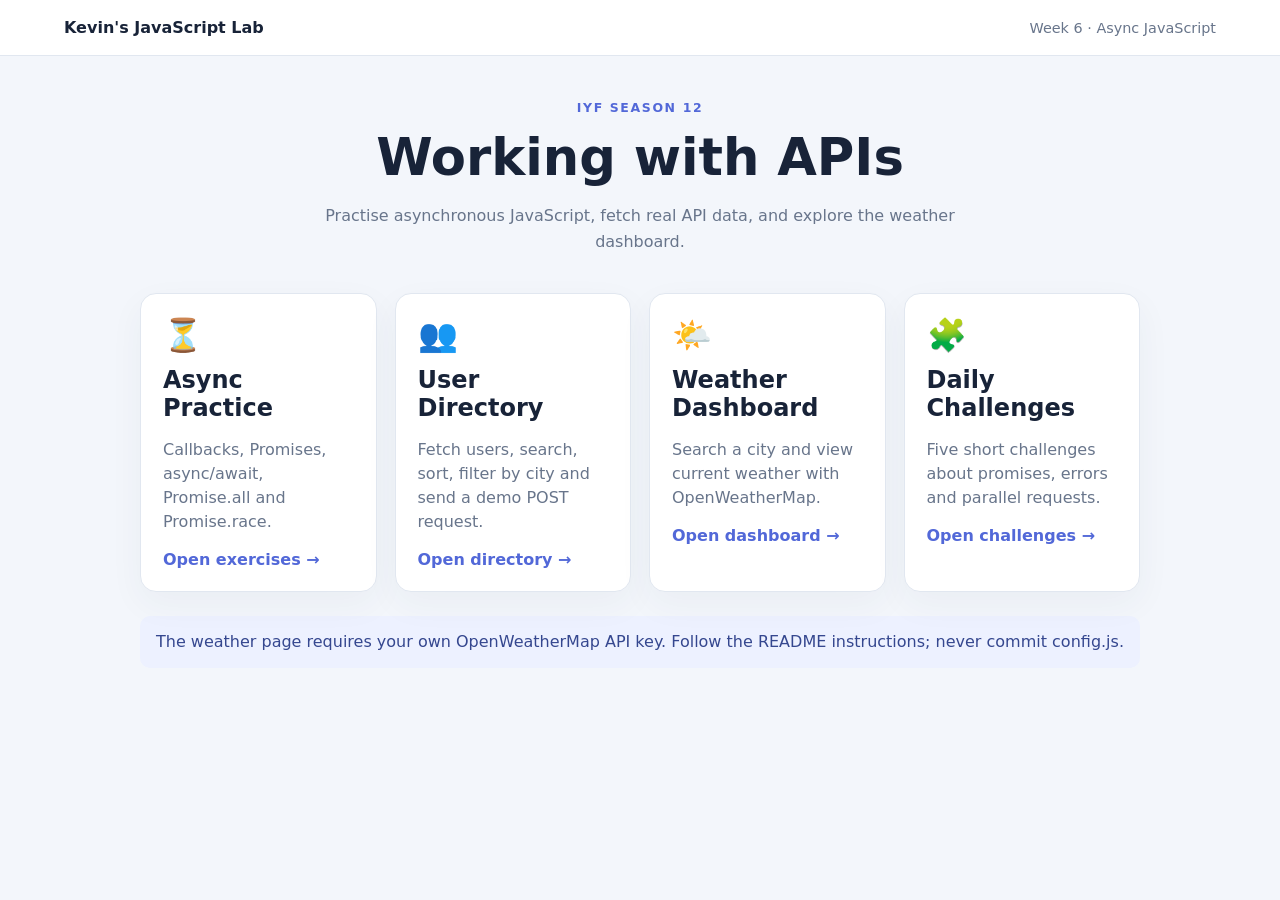
<file: index.html>
<!DOCTYPE html>
<html lang="en"><head><meta charset="UTF-8"><meta name="viewport" content="width=device-width,initial-scale=1"><title>Week 6 - Async JavaScript</title><link rel="stylesheet" href="styles.css"></head>
<body><header class="topbar"><a class="brand" href="index.html">Kevin's JavaScript Lab</a><span>Week 6 · Async JavaScript</span></header>
<main class="container"><section class="hero"><p class="eyebrow">IYF Season 12</p><h1>Working with APIs</h1><p>Practise asynchronous JavaScript, fetch real API data, and explore the weather dashboard.</p></section>
<section class="link-grid">
<a class="feature-card" href="async-practice.html"><span class="card-icon">⏳</span><h2>Async Practice</h2><p>Callbacks, Promises, async/await, Promise.all and Promise.race.</p><span>Open exercises →</span></a>
<a class="feature-card" href="user-directory.html"><span class="card-icon">👥</span><h2>User Directory</h2><p>Fetch users, search, sort, filter by city and send a demo POST request.</p><span>Open directory →</span></a>
<a class="feature-card" href="weather.html"><span class="card-icon">🌤️</span><h2>Weather Dashboard</h2><p>Search a city and view current weather with OpenWeatherMap.</p><span>Open dashboard →</span></a>
<a class="feature-card" href="daily-challenges.html"><span class="card-icon">🧩</span><h2>Daily Challenges</h2><p>Five short challenges about promises, errors and parallel requests.</p><span>Open challenges →</span></a>
</section><p class="notice">The weather page requires your own OpenWeatherMap API key. Follow the README instructions; never commit config.js.</p></main>
</body></html>
</file>
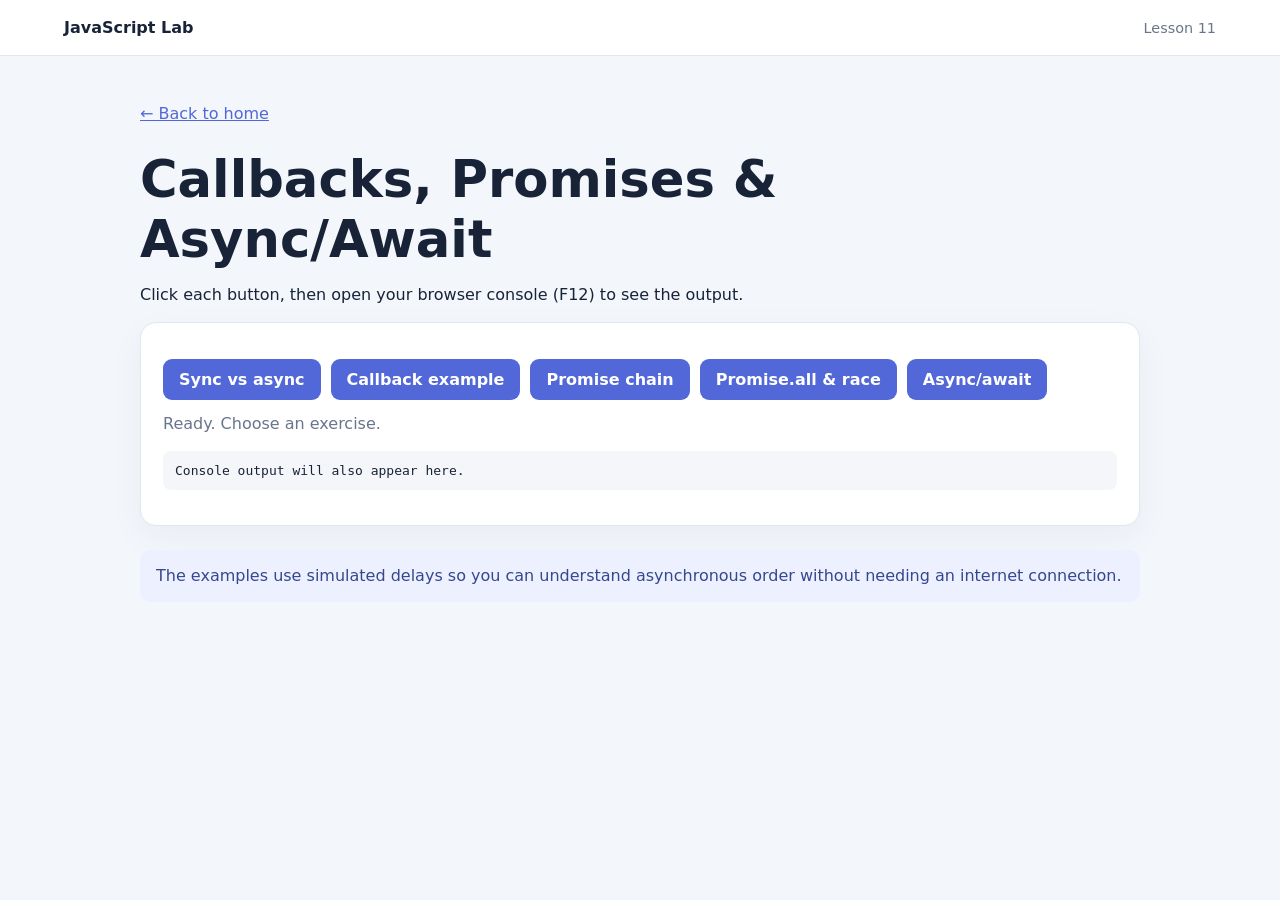
<file: async-practice.html>
<!DOCTYPE html><html lang="en"><head><meta charset="UTF-8"><meta name="viewport" content="width=device-width,initial-scale=1"><title>Async Practice | Week 6</title><link rel="stylesheet" href="styles.css"></head><body><header class="topbar"><a class="brand" href="index.html">JavaScript Lab</a><span>Lesson 11</span></header><main class="container"><a class="back" href="index.html">← Back to home</a><h1>Callbacks, Promises & Async/Await</h1><p>Click each button, then open your browser console (F12) to see the output.</p><section class="panel"><div class="toolbar"><button id="run-order">Sync vs async</button><button id="run-callback">Callback example</button><button id="run-chain">Promise chain</button><button id="run-parallel">Promise.all & race</button><button id="run-async">Async/await</button></div><p id="practice-status" class="status" role="status">Ready. Choose an exercise.</p><pre id="practice-output">Console output will also appear here.</pre></section><p class="info">The examples use simulated delays so you can understand asynchronous order without needing an internet connection.</p></main><script src="async-practice.js" defer></script></body></html>
</file>
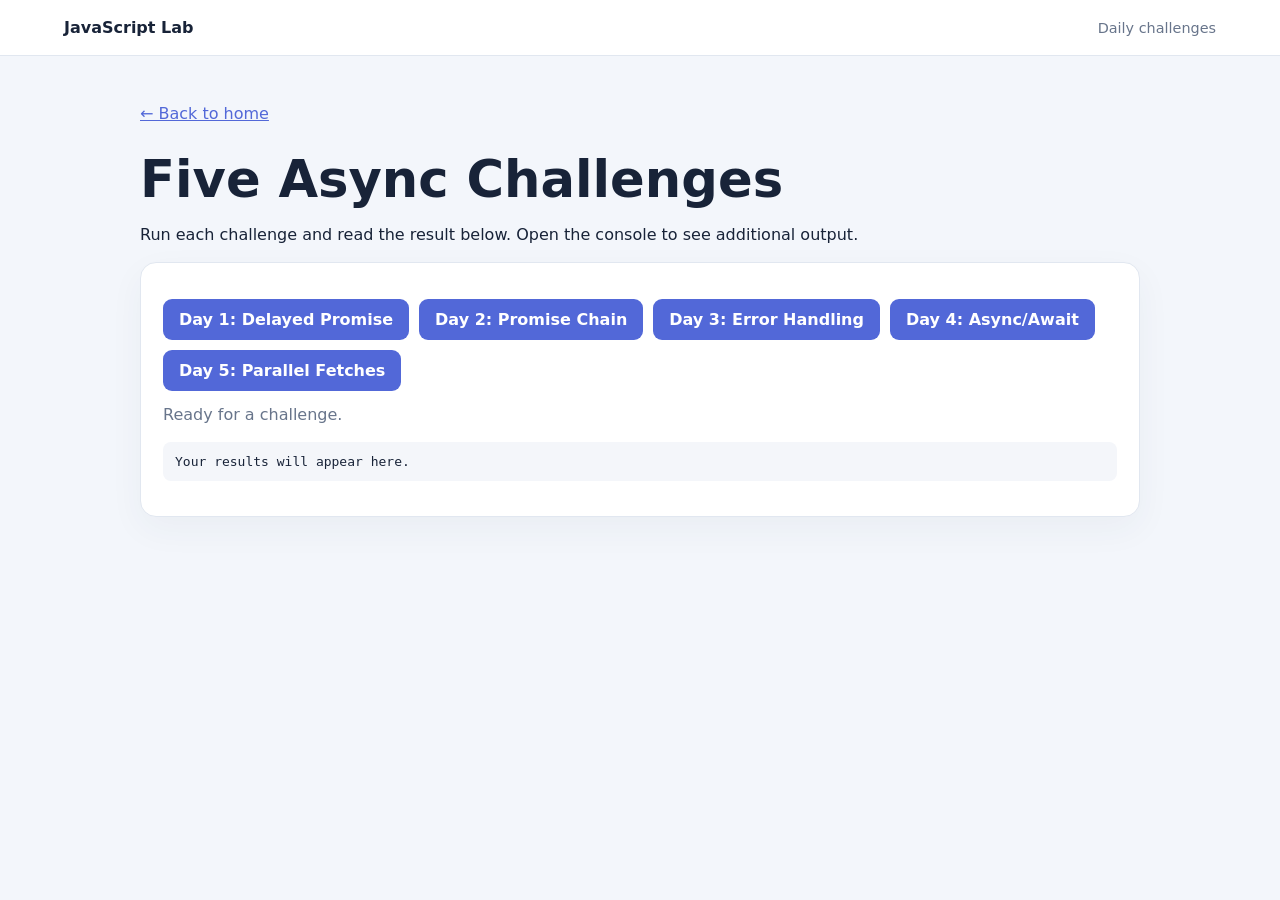
<file: daily-challenges.html>
<!DOCTYPE html><html lang="en"><head><meta charset="UTF-8"><meta name="viewport" content="width=device-width,initial-scale=1"><title>Daily Challenges | Week 6</title><link rel="stylesheet" href="styles.css"></head><body><header class="topbar"><a class="brand" href="index.html">JavaScript Lab</a><span>Daily challenges</span></header><main class="container"><a class="back" href="index.html">← Back to home</a><h1>Five Async Challenges</h1><p>Run each challenge and read the result below. Open the console to see additional output.</p><section class="panel"><div class="toolbar"><button data-run="delay">Day 1: Delayed Promise</button><button data-run="chain">Day 2: Promise Chain</button><button data-run="fallback">Day 3: Error Handling</button><button data-run="rewrite">Day 4: Async/Await</button><button data-run="parallel">Day 5: Parallel Fetches</button></div><p id="challenge-status" class="status" role="status">Ready for a challenge.</p><pre id="challenge-output">Your results will appear here.</pre></section></main><script src="daily-challenges.js" defer></script></body></html>
</file>
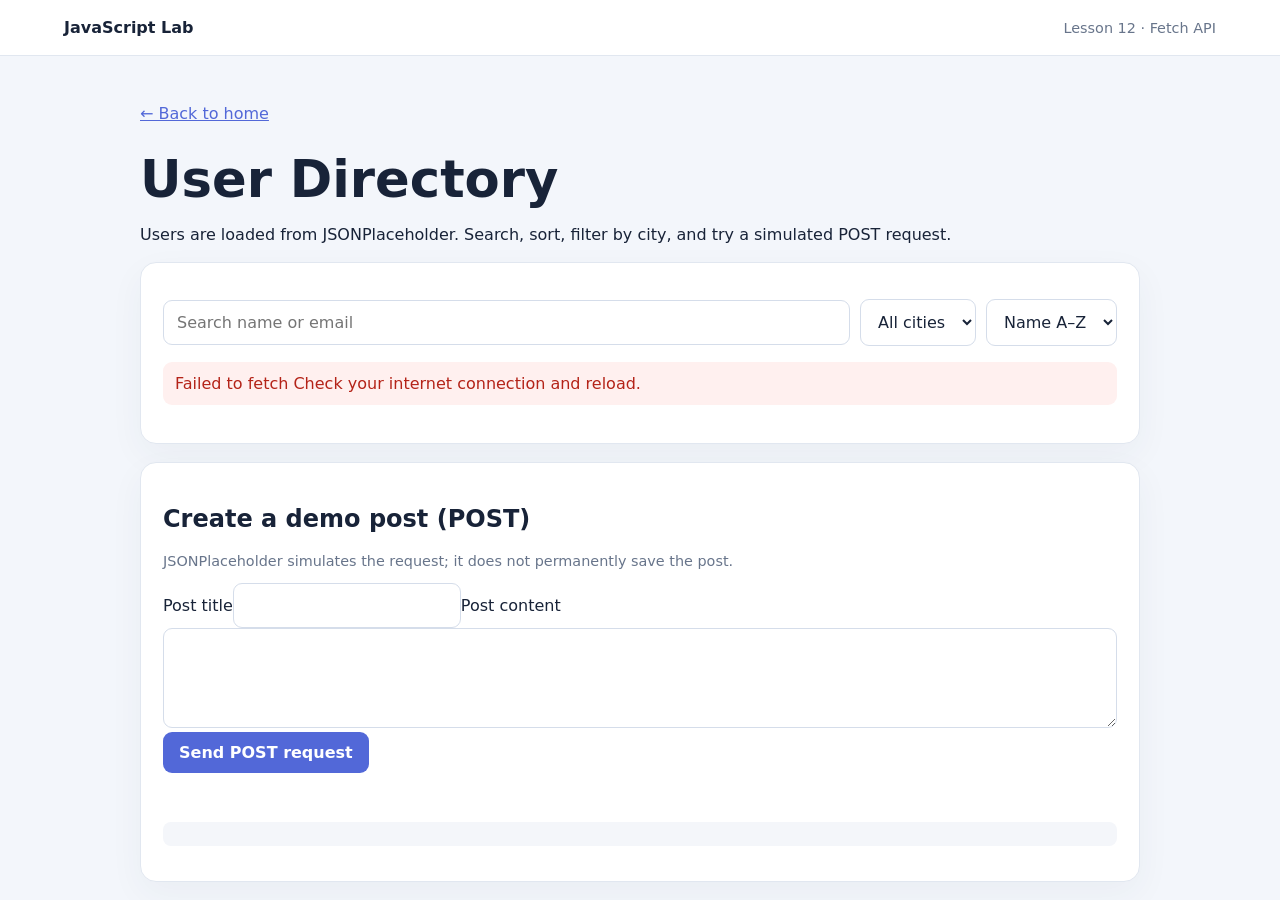
<file: user-directory.html>
<!DOCTYPE html><html lang="en"><head><meta charset="UTF-8"><meta name="viewport" content="width=device-width,initial-scale=1"><title>User Directory | Week 6</title><link rel="stylesheet" href="styles.css"></head><body><header class="topbar"><a class="brand" href="index.html">JavaScript Lab</a><span>Lesson 12 · Fetch API</span></header><main class="container"><a class="back" href="index.html">← Back to home</a><h1>User Directory</h1><p>Users are loaded from JSONPlaceholder. Search, sort, filter by city, and try a simulated POST request.</p>
<section class="panel"><div class="toolbar"><input id="search" type="text" placeholder="Search name or email"><select id="city-filter" aria-label="Filter by city"><option value="">All cities</option></select><select id="sort-order" aria-label="Sort by name"><option value="az">Name A–Z</option><option value="za">Name Z–A</option></select></div><p id="loading" class="status">Loading users…</p><p id="error" class="error hidden" role="alert"></p><div id="users-container" class="user-grid"></div></section>
<section class="panel"><h2>Create a demo post (POST)</h2><p class="muted">JSONPlaceholder simulates the request; it does not permanently save the post.</p><form id="post-form"><label for="post-title">Post title</label><input id="post-title" type="text" maxlength="100" required><label for="post-body">Post content</label><textarea id="post-body" required></textarea><button type="submit">Send POST request</button></form><p id="post-status" class="status" aria-live="polite"></p><pre id="post-result"></pre></section></main><script src="user-directory.js" defer></script></body></html>
</file>
<file: styles.css>
:root{font-family:Inter,system-ui,-apple-system,"Segoe UI",sans-serif;color:#182338;background:#f3f6fb;font-synthesis:none}*{box-sizing:border-box}body{margin:0;min-height:100vh;background:#f3f6fb;color:#182338}.topbar{display:flex;justify-content:space-between;align-items:center;padding:18px max(5vw,20px);background:white;border-bottom:1px solid #e1e7f0}.brand{font-weight:800;color:#182338;text-decoration:none}.topbar span,.muted{color:#68758b;font-size:.9rem}.container{width:min(1000px,92%);margin:44px auto}.hero{text-align:center;margin:30px auto 38px;max-width:680px}.eyebrow{color:#5268d8;text-transform:uppercase;letter-spacing:.13em;font-size:.78rem;font-weight:800}h1{font-size:clamp(2rem,6vw,3.2rem);margin:8px 0}.hero p:last-child{color:#68758b;line-height:1.6}.link-grid{display:grid;grid-template-columns:repeat(auto-fit,minmax(220px,1fr));gap:18px}.feature-card,.panel{background:white;border:1px solid #e1e7f0;border-radius:16px;padding:22px;box-shadow:0 12px 35px #26385b0c}.feature-card{display:block;color:inherit;text-decoration:none;transition:transform .15s,box-shadow .15s}.feature-card:hover{transform:translateY(-3px);box-shadow:0 16px 35px #26385b18}.feature-card h2{margin:12px 0 6px}.feature-card p{color:#68758b;line-height:1.5;min-height:68px}.feature-card span:last-child{color:#5268d8;font-weight:700}.card-icon{font-size:2rem}.notice,.info{padding:14px 16px;border-radius:10px;background:#edf1ff;color:#35478f;line-height:1.5;margin-top:24px}.page-heading{margin-bottom:24px}.page-heading p{color:#68758b}.panel{margin:18px 0}.form-row{display:flex;gap:10px;flex-wrap:wrap}input,select,textarea{font:inherit;padding:12px 13px;border:1px solid #d5ddea;border-radius:9px;background:white;color:#182338;min-width:0}input[type=text],input[type=email]{flex:1}textarea{width:100%;min-height:100px;resize:vertical}button,.button{border:0;border-radius:9px;padding:11px 16px;background:#5268d8;color:white;font:inherit;font-weight:700;cursor:pointer;text-decoration:none;display:inline-block}button.secondary{background:#edf1ff;color:#35478f}button:disabled{opacity:.55;cursor:not-allowed}button:focus-visible,input:focus-visible,select:focus-visible,textarea:focus-visible,a:focus-visible{outline:3px solid #a7b5ff;outline-offset:2px}.hidden{display:none!important}.status{min-height:24px;margin:12px 0;color:#68758b}.error{color:#b42318;background:#fff0ef;padding:12px;border-radius:9px}.success{color:#067647;background:#eaf8f0;padding:12px;border-radius:9px}.weather-main{text-align:center;padding:12px}.weather-main img{width:100px;height:100px}.temperature{font-size:3.2rem;font-weight:800;margin:0}.weather-details,.user-grid,.challenge-grid{display:grid;grid-template-columns:repeat(auto-fit,minmax(150px,1fr));gap:12px}.detail,.user-card,.challenge{padding:15px;border:1px solid #e1e7f0;border-radius:12px;background:#fbfcff}.detail span{display:block;color:#68758b;font-size:.9rem}.detail strong{display:block;font-size:1.15rem;margin-top:6px}.user-card h3{margin:0 0 8px}.user-card p{margin:5px 0;color:#68758b;overflow-wrap:anywhere}.toolbar{display:flex;gap:10px;align-items:center;flex-wrap:wrap;margin:14px 0}.toolbar input{flex:1}.history{display:flex;gap:8px;flex-wrap:wrap;padding:0;list-style:none}.history button{background:#edf1ff;color:#35478f;padding:8px 12px}.back{display:inline-block;margin:4px 0 18px;color:#5268d8}.challenge{margin:12px 0}.challenge h3{margin-top:0}pre{white-space:pre-wrap;overflow-wrap:anywhere;background:#f4f6fa;padding:12px;border-radius:8px}footer{text-align:center;color:#68758b;padding:28px;font-size:.85rem}@media(max-width:560px){.container{margin:26px auto}.topbar{padding:14px 4%;gap:10px;flex-wrap:wrap}.form-row{flex-direction:column}.form-row button{width:100%}}
</file>
